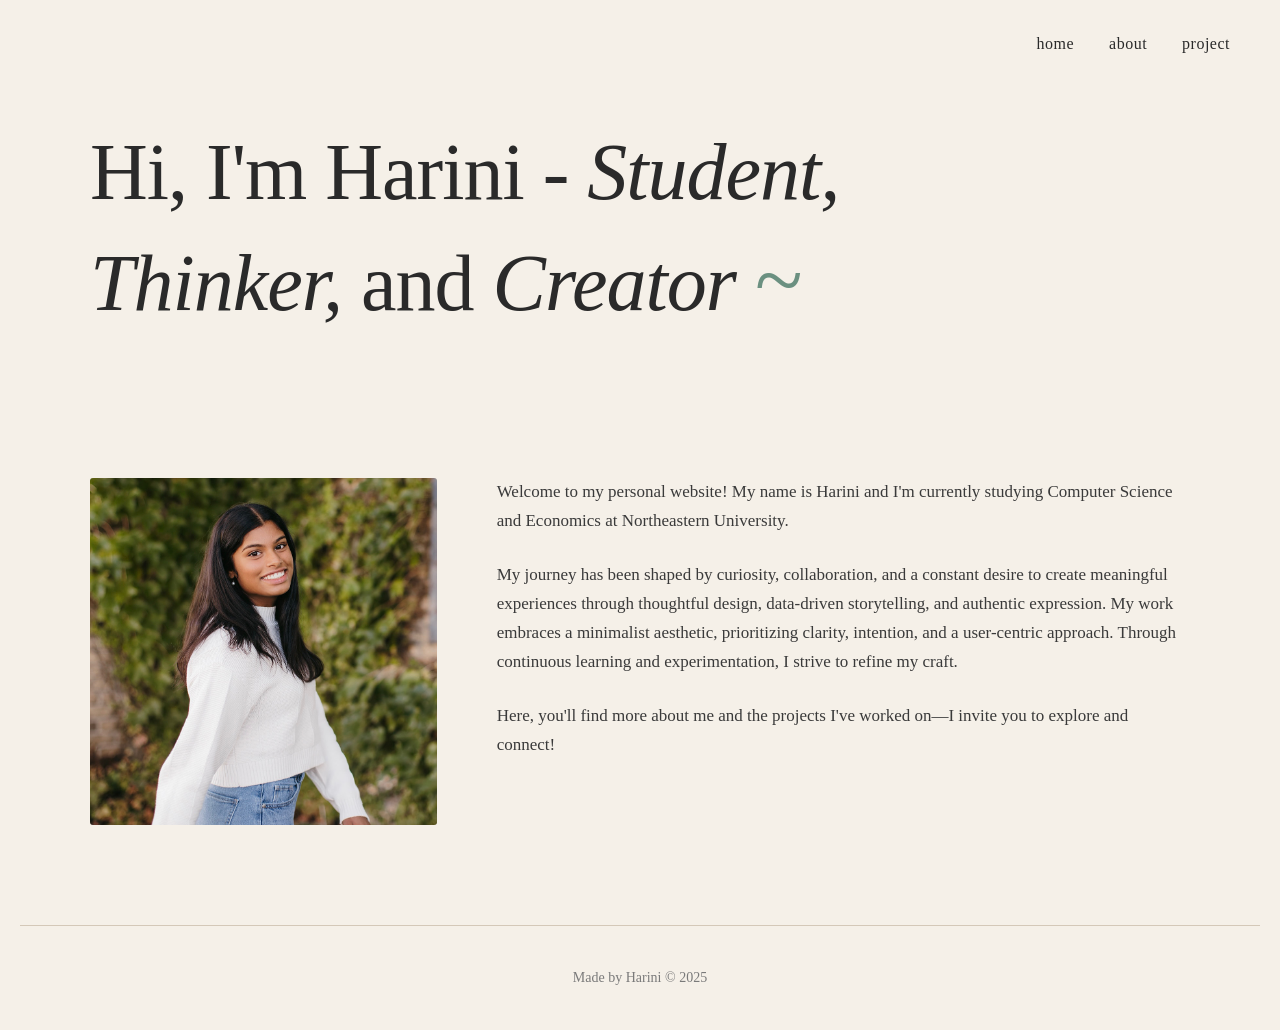
<file: DS4200-personal-website-main/index.html>
<!DOCTYPE html>
<html lang="en">
<head>
    <meta charset="UTF-8">
    <meta name="viewport" content="width=device-width, initial-scale=1.0">
    <title>Home - Harini Avula</title>
    <link rel="stylesheet" href="style.css">
</head>
<body>
    <nav>
        <a href="index.html">home</a>
        <a href="about.html">about</a>
        <a href="project.html">project</a>
    </nav>

    <main class="hero">
        <h1>
            Hi, I'm Harini - <span class="accent">Student, </span><br><span class="accent">Thinker,</span>
            and <span class="accent">Creator</span> <span class="symbol">~</span>
        </h1>

        <div class="content-section">
            <div class="image-placeholder">
                <img src="home.jpg" alt="Home Photo">
            </div>

            <div class="intro-text">
                <p>Welcome to my personal website! My name is Harini and I'm currently studying Computer Science and Economics at Northeastern University.</p>

                <p>My journey has been shaped by curiosity, collaboration, and a constant desire to create meaningful experiences through thoughtful design, data-driven storytelling, and authentic expression. My work embraces a minimalist aesthetic, prioritizing clarity, intention, and a user-centric approach. Through continuous learning and experimentation, I strive to refine my craft.</p>

                <p>Here, you'll find more about me and the projects I've worked on—I invite you to explore and connect! </p>
            </div>
        </div>
    </main>

    <footer>
        <p>Made by Harini © 2025 </p>
    </footer>
</body>
</html>
</file>
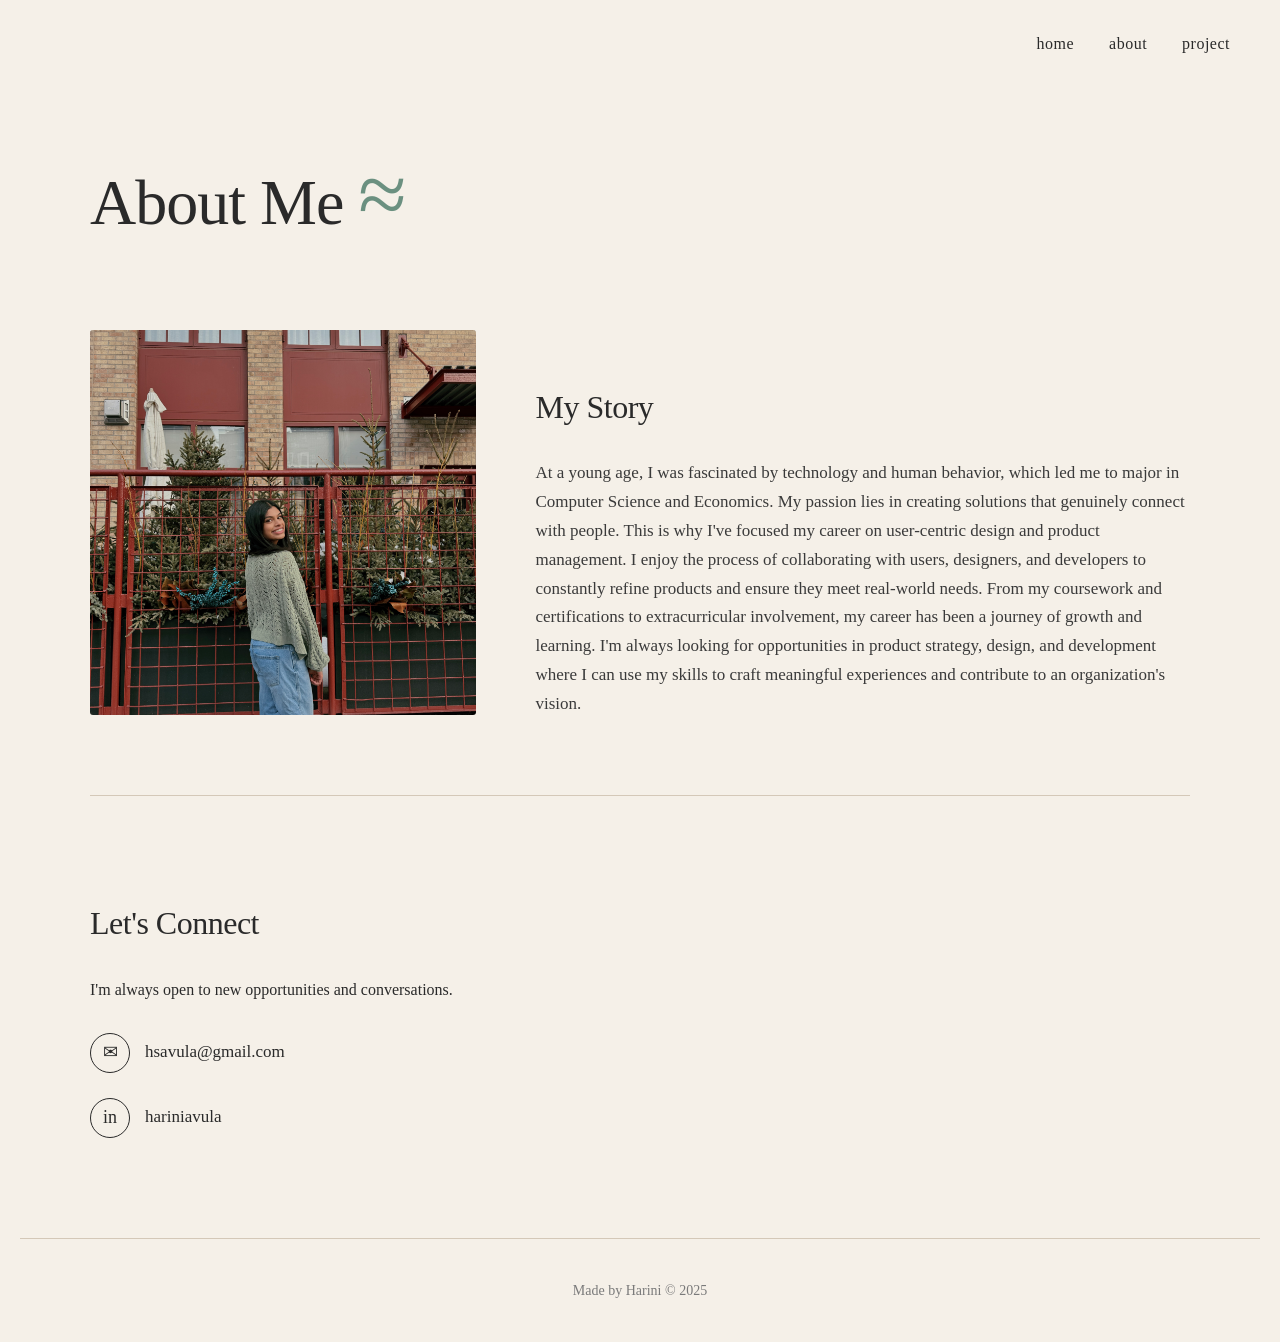
<file: DS4200-personal-website-main/about.html>
<!DOCTYPE html>
<html lang="en">
<head>
    <meta charset="UTF-8">
    <meta name="viewport" content="width=device-width, initial-scale=1.0">
    <title>About - Your Name</title>
    <link rel="stylesheet" href="style.css">
</head>
<body>
    <nav>
        <a href="index.html">home</a>
        <a href="about.html">about</a>
        <a href="project.html">project</a>
    </nav>

    <main class="content-page">
        <h1>About Me <span class="symbol">≈</span></h1>

        <div class="about-content">
           <div class="image-placeholder">
        <img src="about.jpg" alt="Your Name - Photo">
    </div>

            <div class="text-content">
                <h2>My Story</h2>
                <p> At a young age, I was fascinated by technology and human behavior, which led me to major in Computer Science and Economics. My passion lies in creating solutions that genuinely connect with people. This is why I've focused my career on user-centric design and product management. I enjoy the process of collaborating with users, designers, and developers to constantly refine products and ensure they meet real-world needs.

From my coursework and certifications to extracurricular involvement, my career has been a journey of growth and learning. I'm always looking for opportunities in product strategy, design, and development where I can use my skills to craft meaningful experiences and contribute to an organization's vision.

</p>
            </div>
        </div>

        <div class="contact-section">
            <h2>Let's Connect</h2>
            <p>I'm always open to new opportunities and conversations.</p>
            
            <div class="contact-links">
                <a href="mailto:hsavula@gmail.com" class="contact-icon">
                    <span class="icon-placeholder">✉</span>
                    <span>hsavula@gmail.com</span>
                </a>
                <a href="https://linkedin.com/in/hariniavula" class="contact-icon" target="_blank">
                    <span class="icon-placeholder">in</span>
                    <span>hariniavula</span>
                </a>
            </div>
        </div>
    </main>

    <footer>
        <p>Made by Harini © 2025 </p>
    </footer>
</body>
</html>
</file>
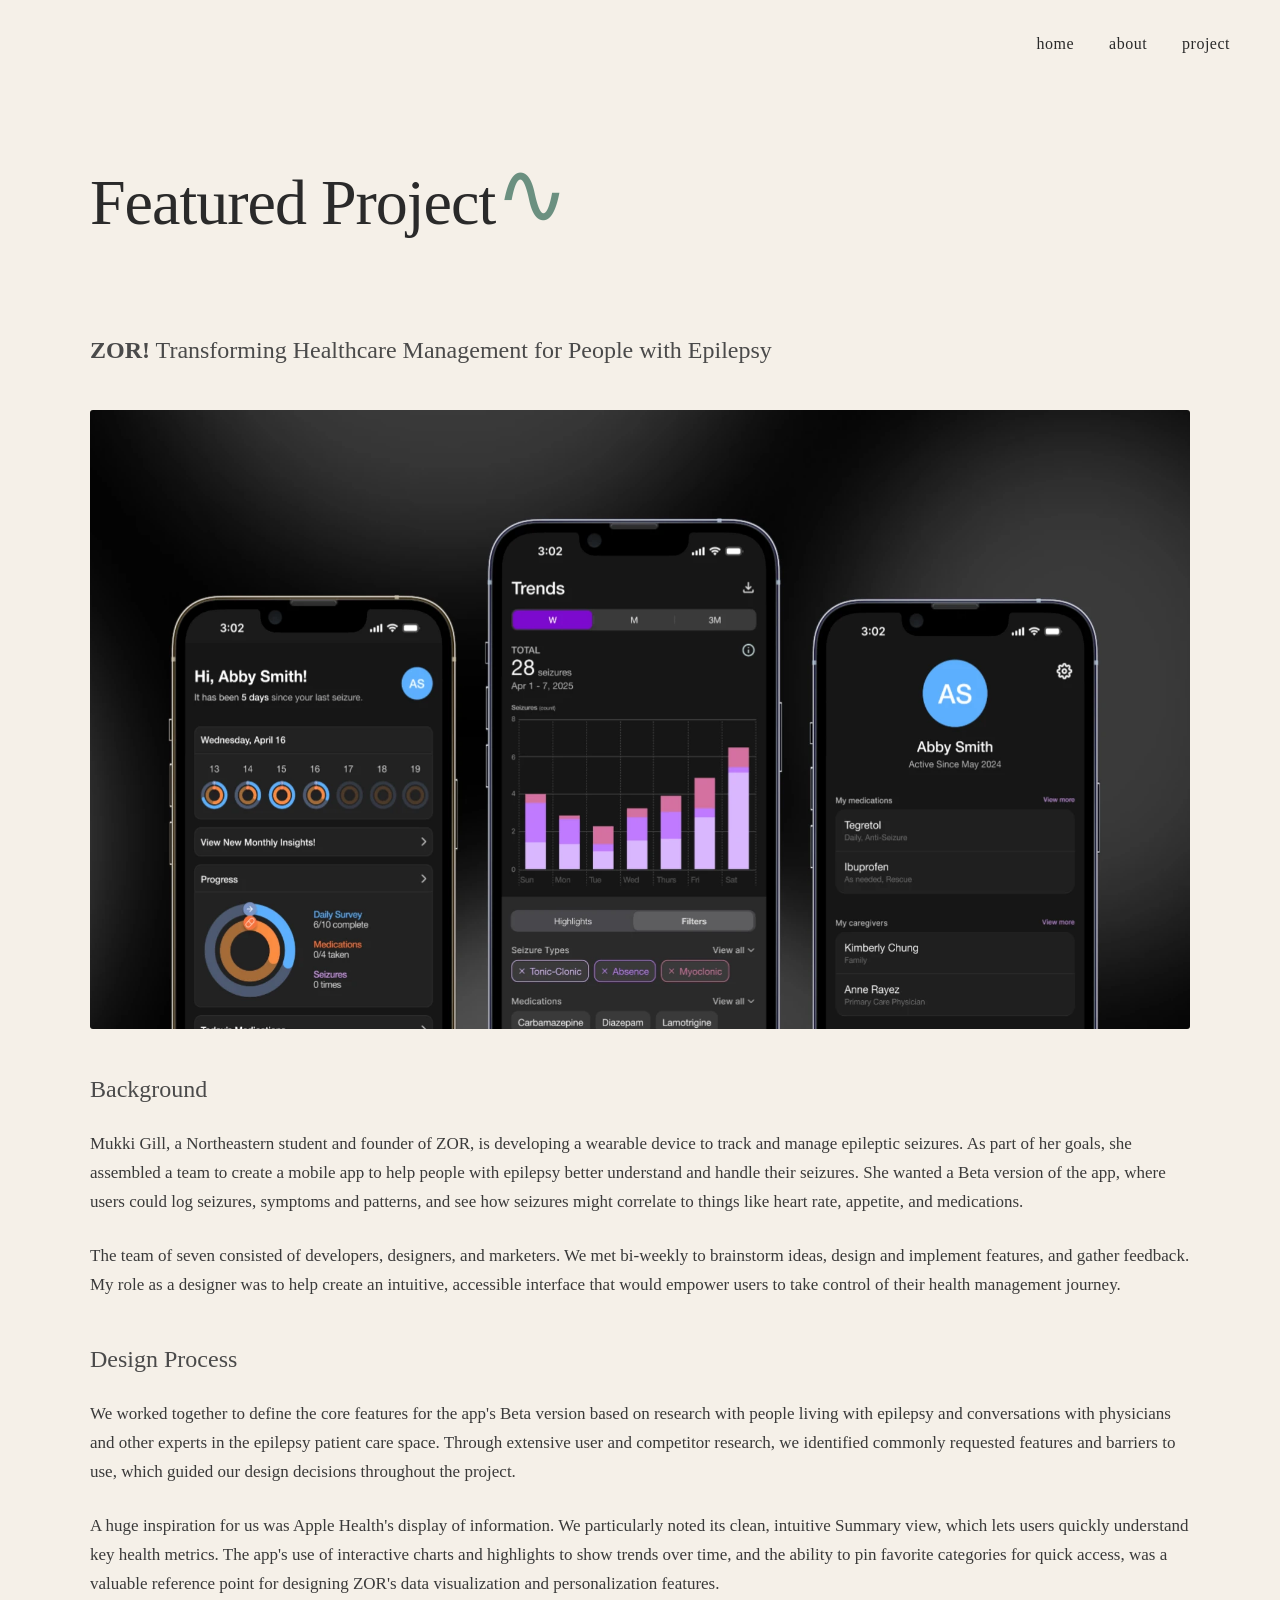
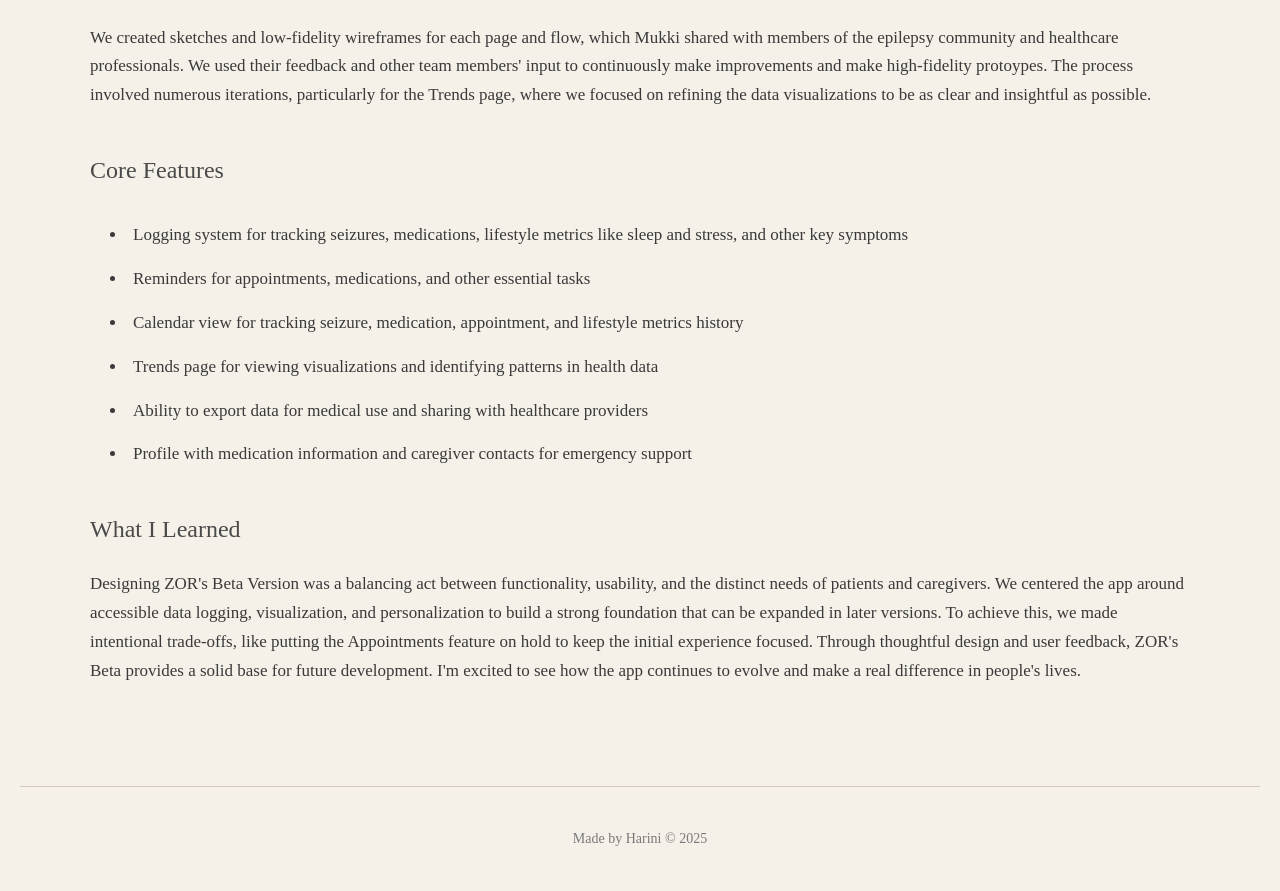
<file: DS4200-personal-website-main/project.html>
<!DOCTYPE html>
<html lang="en">
<head>
    <meta charset="UTF-8">
    <meta name="viewport" content="width=device-width, initial-scale=1.0">
    <title>Project - Your Name</title>
    <link rel="stylesheet" href="style.css">
</head>
<body>
    <nav>
        <a href="index.html">home</a>
        <a href="about.html">about</a>
        <a href="project.html">project</a>
    </nav>

    <main class="content-page">
        <h1>Featured Project<span class="symbol">∿</span></h1>

        <div class="project-content">
<h3><span style="font-weight: bold;">ZOR!</span> Transforming Healthcare Management for People with Epilepsy</h3>                     


            <div class="image-placeholder large">
                <img src="zor.png" alt="Zor Photo">
            </div>

            <div class="text-content">
                <h3>Background</h3>
                <p>Mukki Gill, a Northeastern student and founder of ZOR, is developing a wearable device to track and manage epileptic seizures. As part of her goals, she assembled a team to create a mobile app to help people with epilepsy better understand and handle their seizures. She wanted a Beta version of the app, where users could log seizures, symptoms and patterns, and see how seizures might correlate to things like heart rate, appetite, and medications.</p>

                <p>The team of seven consisted of developers, designers, and marketers. We met bi-weekly to brainstorm ideas, design and implement features, and gather feedback. My role as a designer was to help create an intuitive, accessible interface that would empower users to take control of their health management journey.</p>

                <h3>Design Process</h3>
                <p>We worked together to define the core features for the app's Beta version based on research with people living with epilepsy and conversations with physicians and other experts in the epilepsy patient care space. Through extensive user and competitor research, we identified commonly requested features and barriers to use, which guided our design decisions throughout the project.</p>

                <p>A huge inspiration for us was Apple Health's display of information. We particularly noted its clean, intuitive Summary view, which lets users quickly understand key health metrics. The app's use of interactive charts and highlights to show trends over time, and the ability to pin favorite categories for quick access, was a valuable reference point for designing ZOR's data visualization and personalization features.</p>

                <p>We created sketches and low-fidelity wireframes for each page and flow, which Mukki shared with members of the epilepsy community and healthcare professionals. We used their feedback and other team members' input to continuously make improvements and make high-fidelity protoypes. The process involved numerous iterations, particularly for the Trends page, where we focused on refining the data visualizations to be as clear and insightful as possible.</p>

                <h3>Core Features</h3>
                <ul>
                    <li>Logging system for tracking seizures, medications, lifestyle metrics like sleep and stress, and other key symptoms</li>
                    <li>Reminders for appointments, medications, and other essential tasks</li>
                    <li>Calendar view for tracking seizure, medication, appointment, and lifestyle metrics history</li>
                    <li>Trends page for viewing visualizations and identifying patterns in health data</li>
                    <li>Ability to export data for medical use and sharing with healthcare providers</li>
                    <li>Profile with medication information and caregiver contacts for emergency support</li>
                </ul>

                <h3>What I Learned</h3>
                <p>Designing ZOR's Beta Version was a balancing act between functionality, usability, and the distinct needs of patients and caregivers. We centered the app around accessible data logging, visualization, and personalization to build a strong foundation that can be expanded in later versions. To achieve this, we made intentional trade-offs, like putting the Appointments feature on hold to keep the initial experience focused. Through thoughtful design and user feedback, ZOR's Beta provides a solid base for future development. I'm excited to see how the app continues to evolve and make a real difference in people's lives.</p>
            </div>
        </div>
    </main>

    <footer>
        <p>Made by Harini © 2025 </p>
    </footer>
</body>
</html>
</file>
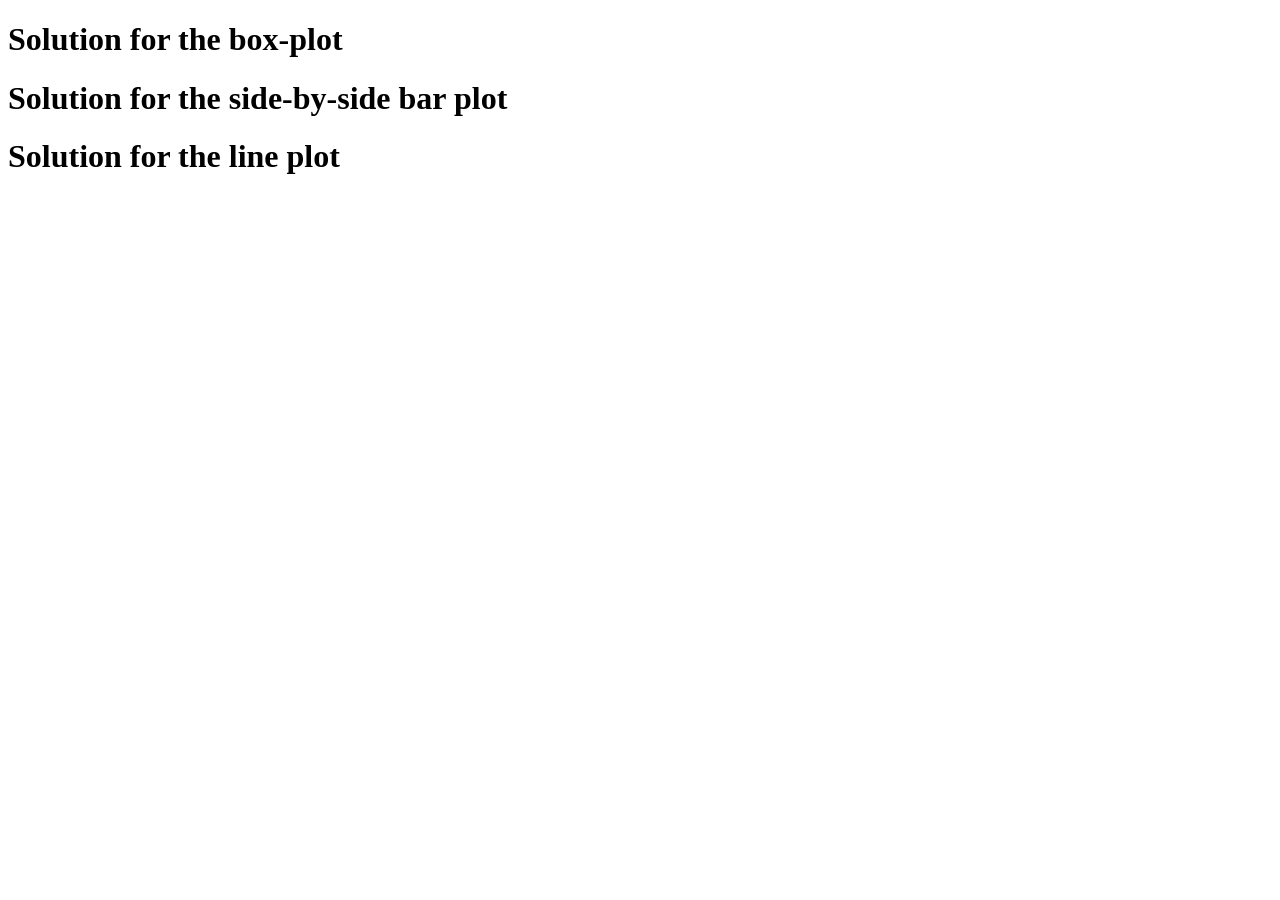
<file: part2-hw3/templete.html>
<!DOCTYPE html>
<html lang="en">
<head>
    <meta charset="UTF-8">
    <meta name="viewport" content="width=device-width, initial-scale=1.0">
    <title>Homework 3 D3 part </title>
</head>
<body>

    <h1>Solution for the box-plot</h1>
    <div id="boxplot"></div>

    <h1>Solution for the side-by-side bar plot</h1>
    <div id="barplot"></div>

    <h1>Solution for the line plot</h1>
    <div id="lineplot"></div>
    
    <script src='https://d3js.org/d3.v7.min.js'></script>
    <script src='templete.js'></script>   
</body>
</html>
</file>
<file: DS4200-personal-website-main/style.css>
/* Reset and Base Styles */
* {
    margin: 0;
    padding: 0;
    box-sizing: border-box;
}

body {
    font-family: 'Georgia', 'Times New Roman', serif;
    background-color: #f5f0e8;
    color: #2a2a2a;
    line-height: 1.7;
    padding: 40px 20px;
}

/* Navigation */
nav {
    position: fixed;
    top: 30px;
    right: 50px;
    display: flex;
    gap: 35px;
    z-index: 100;
}

nav a {
    color: #2a2a2a;
    text-decoration: none;
    font-size: 16px;
    font-weight: 400;
    transition: opacity 0.3s ease;
    letter-spacing: 0.5px;
}

nav a:hover {
    opacity: 0.6;
}

/* Main Content */
main {
    max-width: 1100px;
    margin: 0 auto;
    padding-top: 80px;
}

/* Hero Section - Home Page */
.hero {
    min-height: 70vh;
    display: flex;
    flex-direction: column;
    justify-content: center;
}

.hero h1 {
    font-size: 5rem;
    font-weight: 400;
    line-height: 1.3;
    margin-bottom: 80px;
    letter-spacing: -1px;
}

.accent {
    font-style: italic;
}

.symbol {
    color: #6b9080;
    font-size: 5.5rem;
    font-weight: 300;
}

/* Content Sections */
.content-section {
    display: grid;
    grid-template-columns: 1fr 2fr;
    gap: 60px;
    margin-top: 60px;
}

.image-placeholder {
    background-color: #e8e0d5;
    aspect-ratio: 1;
    display: flex;
    align-items: center;
    justify-content: center;
    color: #9a9a9a;
    font-size: 14px;
    border-radius: 3px;
}

.image-placeholder img {
    width: 100%;
    height: 100%;
    object-fit: cover;
    border-radius: 3px;
}

.image-placeholder.large {
    width: 100%;
    aspect-ratio: 16/9;
    margin: 40px 0;
}

.intro-text p,
.text-content p {
    margin-bottom: 25px;
    font-size: 17px;
    color: #3a3a3a;
}

/* Content Pages */
.content-page h1 {
    font-size: 4rem;
    font-weight: 400;
    margin-bottom: 60px;
    letter-spacing: -1px;
}

.content-page h2 {
    font-size: 2rem;
    font-weight: 400;
    margin-top: 50px;
    margin-bottom: 25px;
    letter-spacing: -0.5px;
}

.content-page h3 {
    font-size: 1.5rem;
    font-weight: 400;
    margin-top: 40px;
    margin-bottom: 20px;
    color: #4a4a4a;
}

/* About Page */
.about-content {
    display: grid;
    grid-template-columns: 1fr 2.5fr;
    gap: 60px;
    margin-bottom: 80px;
}


.about-content img {
    width: 100%;
    height: 100%;
    object-fit: cover;
    border-radius: 3px;
}

/* Contact Section */
.contact-section {
    border-top: 1px solid #d4c8b8;
    padding-top: 50px;
    margin-top: 60px;
}

.contact-links {
    display: flex;
    flex-direction: column;
    gap: 25px;
    margin-top: 30px;
}

.contact-icon {
    display: flex;
    align-items: center;
    gap: 15px;
    color: #2a2a2a;
    text-decoration: none;
    font-size: 17px;
    transition: opacity 0.3s ease;
}

.contact-icon:hover {
    opacity: 0.6;
}

.icon-placeholder {
    width: 40px;
    height: 40px;
    border: 1px solid #2a2a2a;
    border-radius: 50%;
    display: flex;
    align-items: center;
    justify-content: center;
    font-size: 18px;
}

/* Project Page */
.project-content ul {
    list-style-position: inside;
    margin: 30px 0;
    padding-left: 20px;
}

.project-content li {
    margin-bottom: 15px;
    font-size: 17px;
    color: #3a3a3a;
}

/* Footer */
footer {
    text-align: center;
    margin-top: 100px;
    padding-top: 40px;
    border-top: 1px solid #d4c8b8;
    font-size: 14px;
    color: #7a7a7a;
}

/* Responsive Design */
@media (max-width: 968px) {
    .hero h1 {
        font-size: 3.5rem;
    }
    
    .content-section,
    .about-content {
        grid-template-columns: 1fr;
        gap: 40px;
    }
    
    nav {
        right: 30px;
        gap: 25px;
    }
    
    .content-page h1 {
        font-size: 3rem;
    }
}

@media (max-width: 600px) {
    .hero h1 {
        font-size: 2.5rem;
    }
    
    .symbol {
        font-size: 3rem;
    }
    
    nav {
        position: relative;
        top: 0;
        right: 0;
        justify-content: center;
        margin-bottom: 40px;
    }
    
    body {
        padding: 20px 15px;
    }
    
    .content-page h1 {
        font-size: 2.2rem;
    }
}
</file>
